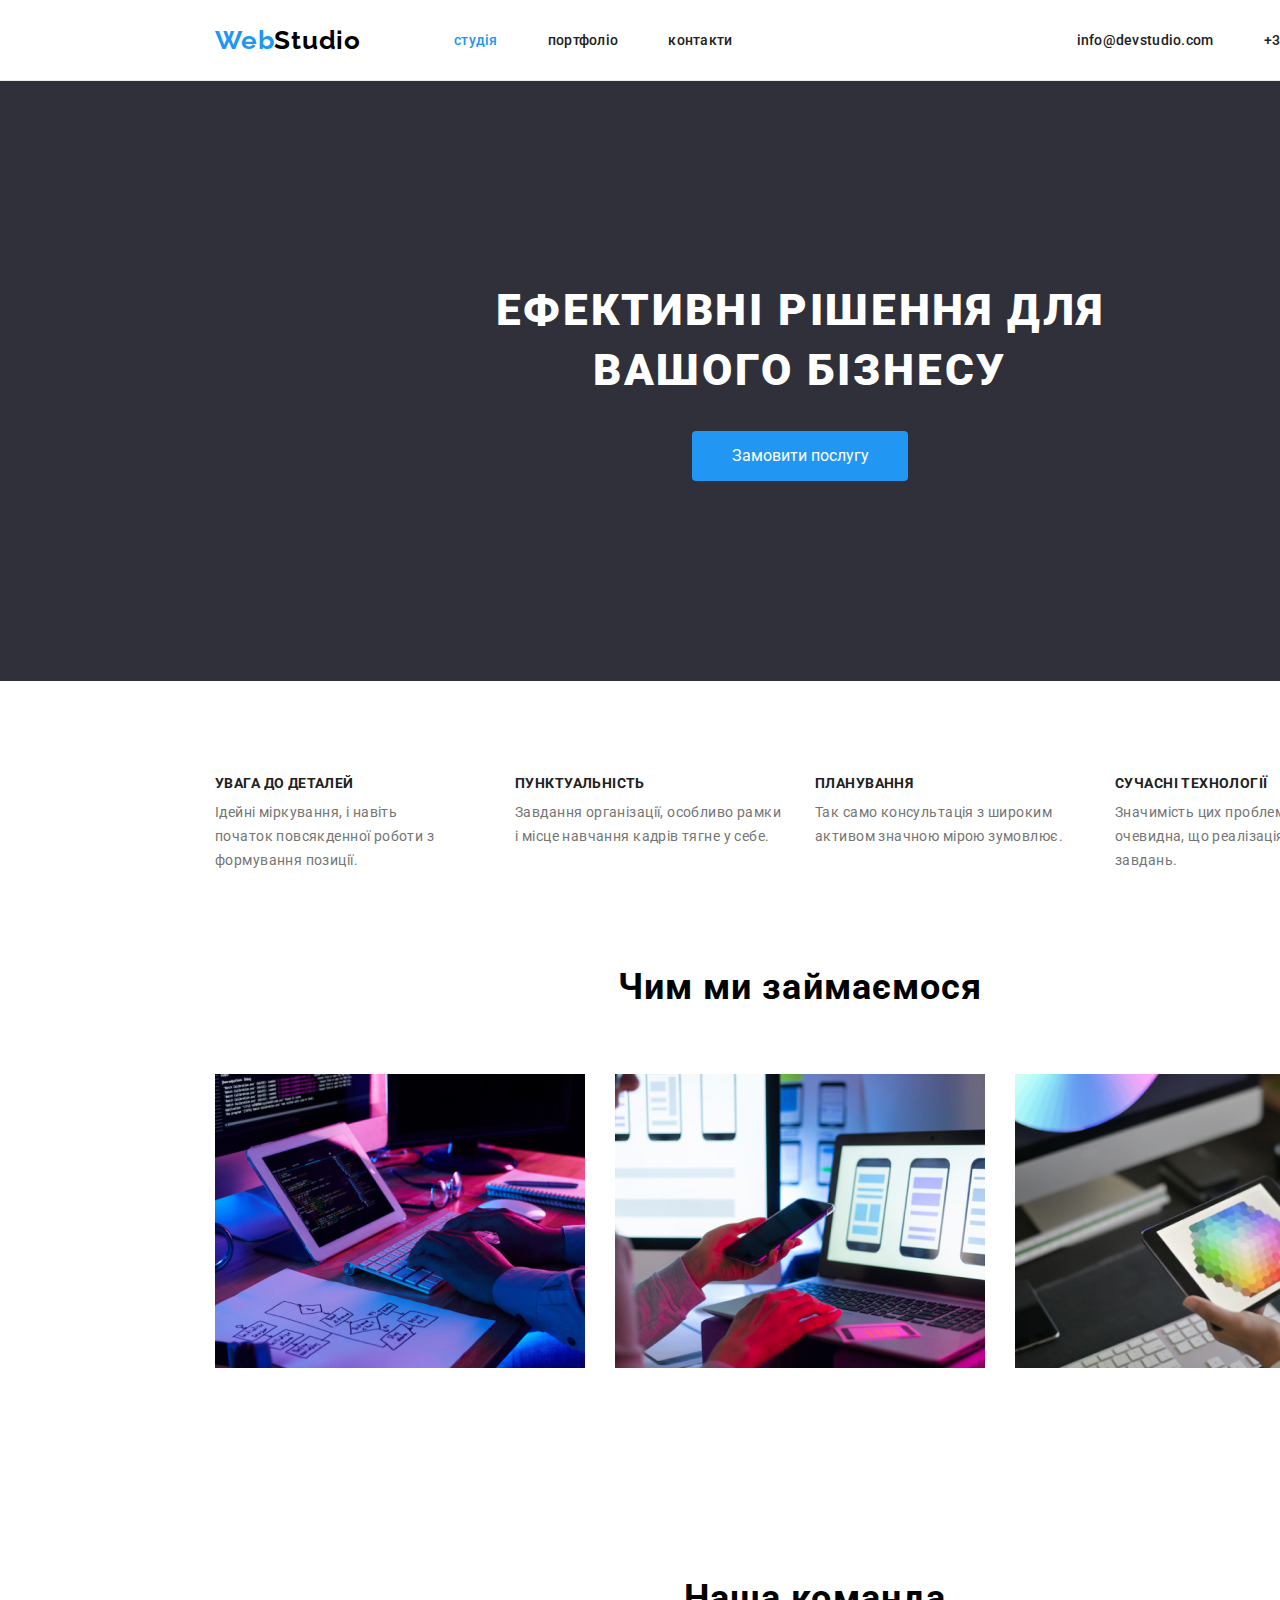
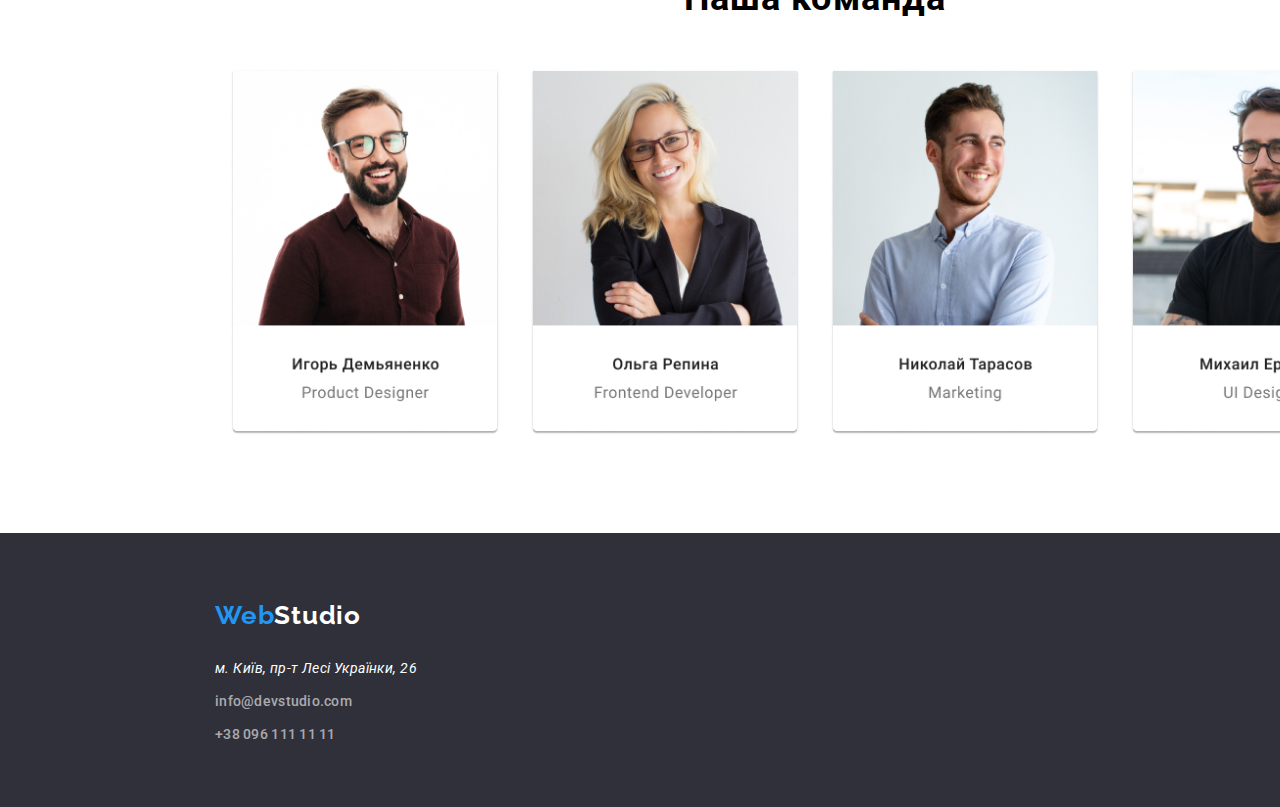
<file: index.html>
<!DOCTYPE html>
<html lang="uk">

<head>
  <meta charset="UTF-8" />
  <meta name="viewport" content="width=device-width, initial-scale=1.0" />

  <title>WebStudio</title>
  <link
    href="https://fonts.googleapis.com/css2?family=Oleo+Script&family=Raleway:wght@700&family=Roboto:wght@400;500;700;900&display=swap"
    rel="stylesheet" />
  <link rel="stylesheet"
    href="https://cdnjs.cloudflare.com/ajax/libs/modern-normalize/1.0.0/modern-normalize.min.css" />
  <link rel="stylesheet" href="./css/common.css" />
  <link rel="stylesheet" href="./css/main.css" />
</head>

<body>
  <header>
    <!-- навігація -->

    <nav class="wrapper-nav">
      <div class="container-nav">
        <a href="./index.html" class="logo"><span>Web</span>Studio</a>
        <ul class="site-nav list">
          <li class="item">
            <a href="./index.html" class="link current">студія</a>
          </li>
          <li class="item">
            <a href="./portfolio.html" class="link">портфоліо</a>
          </li>
          <li class="item">
            <a href="./contacts" class="link">контакти</a>
          </li>
        </ul>
        <ul class="mailtel list">
          <li class="item">
            <a href="mailto:info@devstudio.com" class="link">info@devstudio.com</a>
          </li>
          <li class="item">
            <a href="tel:+380961111111" class="link">+38 096 111 11 11</a>
          </li>
        </ul>
      </div>
    </nav>
  </header>

  <main>
    <!-- герой -->

    <section class="hero">
      <h1 class="hero-title">Ефективні рішення для<br />вашого бізнесу</h1>
      <a href="" class="button">Замовити послугу</a>
    </section>

    <!-- особливості -->

    <section>
      <div class="peculiarities">
        <ul class="peculiarities-list">
          <li class="peculiarities-item">
            <h2 class="peculiarities-title">УВАГА ДО ДЕТАЛЕЙ</h2>
            <p class="text">
              Ідейні міркування, і навіть<br>початок повсякденної роботи з
              формування позиції.
            </p>
          </li>
          <li class="peculiarities-item">
            <h2 class="peculiarities-title">ПУНКТУАЛЬНІСТЬ</h2>
            <p class="text">
              Завдання організації, особливо рамки і місце навчання кадрів
              тягне у себе.
            </p>
          </li>
          <li class="peculiarities-item">
            <h2 class="peculiarities-title">ПЛАНУВАННЯ</h2>
            <p class="text">
              Так само консультація з широким активом значною мірою зумовлює.
            </p>
          </li>
          <li class="peculiarities-item">
            <h2 class="peculiarities-title">СУЧАСНІ ТЕХНОЛОГІЇ</h2>
            <p class="text">
              Значимість цих проблем настільки очевидна, що реалізація
              планових завдань.
            </p>
          </li>
        </ul>
      </div>
    </section>

    <!-- чим ми займаємося -->

    <section>
      <div class="whatarewedoing">
        <h2 class="whatarewedoing-title">Чим ми займаємося</h2>
        <ul class="whatarewedoing-list">
          <li class="list-item">
            <img src="./images/box1.jpg" alt="друкує" width="370" />
          </li>
          <li class="list-item">
            <img src="./images/box2.jpg" alt="дивиться в смартфон" width="370" />
          </li>
          <li class="list-item">
            <img src="./images/box3.jpg" alt="дивиться в планшет" width="370" />
          </li>
        </ul>
      </div>
    </section>

    <!-- наша команда -->

    <section>
      <div class="ourteam">
        <h2 class="ourteam-title">Наша команда</h2>
        <ul class="ourteam-list">
          <li class="list-item">
            <img src="./images/teamcard1.jpg" alt="Ігор Дем'яненко" width="270" />
          </li>
          <li class="list-item">
            <img src="./images/teamcard2.jpg" alt="Ольга Рєпіна" width="270" />
          </li>
          <li class="list-item">
            <img src="./images/teamcard3.jpg" alt="Микола Тарасов" width="270" />
          </li>
          <li class="list-item">
            <img src="./images/teamcard4.jpg" alt="Михайло Єрмаков" width="270" />
          </li>
        </ul>
      </div>
    </section>
  </main>

  <!-- футер -->

  <footer class="page-footer">
    <address>
      <a href="./index.html" class="logo"><span>Web</span>Studio</a>
      <ul class="footer list">
        <li class="item">
          <p class="kiev">м. Київ, пр-т Лесі Українки, 26</p>
        </li>
        <li class="item">
          <a href="mailto:info@devstudio.com" class="mail">info@devstudio.com</a>
        </li>
        <li class="item">
          <a href="tel:+380961111111" class="tel">+38 096 111 11 11</a>
        </li>
      </ul>
    </address>
  </footer>
</body>

</html>
</file>
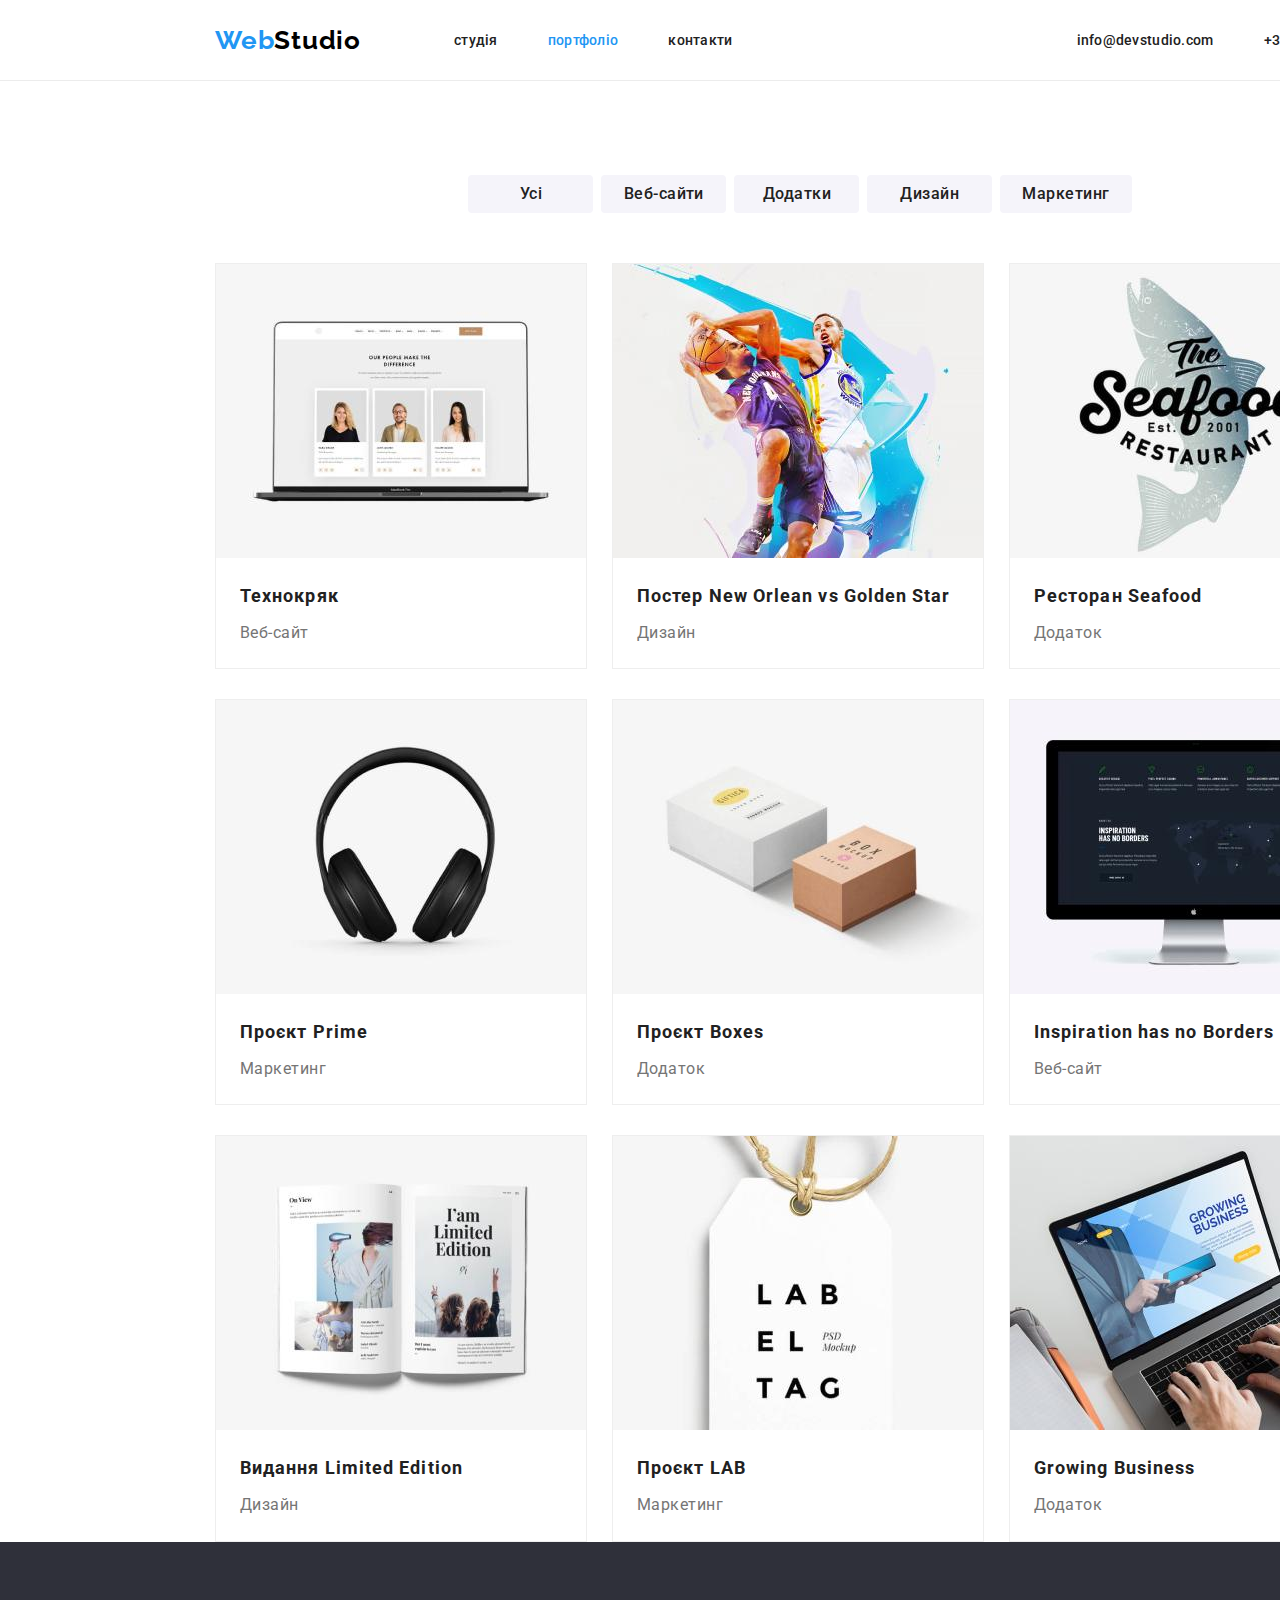
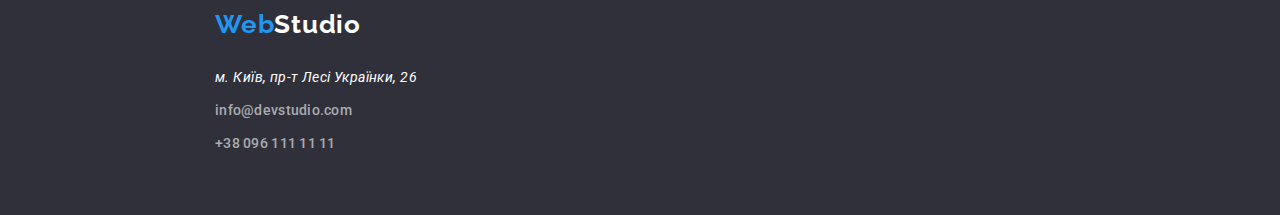
<file: portfolio.html>
<!DOCTYPE html>
<html lang="uk">
  <head>
    <meta charset="UTF-8" />
    <meta name="viewport" content="width=device-width, initial-scale=1.0" />

    <title>WebStudio</title>
    <link
      href="https://fonts.googleapis.com/css2?family=Oleo+Script&family=Raleway:wght@700&family=Roboto:wght@400;500;700;900&display=swap"
      rel="stylesheet"
    />
    <link
      rel="stylesheet"
      href="https://cdnjs.cloudflare.com/ajax/libs/modern-normalize/1.0.0/modern-normalize.min.css"
    />
    <link rel="stylesheet" href="./css/community.css" />
    <link rel="stylesheet" href="./css/common.css" />
  </head>

  <body>
    <header>
      <!-- навігація -->

      <nav class="wrapper-nav">
        <div class="container-nav">
          <a href="./index.html" class="logo"><span>Web</span>Studio</a>
          <ul class="site-nav list">
            <li class="item">
              <a href="./index.html" class="link">студія</a>
            </li>
            <li class="item">
              <a href="./portfolio.html" class="link current">портфоліо</a>
            </li>
            <li class="item">
              <a href="./contacts" class="link">контакти</a>
            </li>
          </ul>
          <ul class="mailtel list">
            <li class="item">
              <a href="mailto:info@devstudio.com" class="link"
                >info@devstudio.com</a
              >
            </li>
            <li class="item">
              <a href="tel:+380961111111" class="link">+38 096 111 11 11</a>
            </li>
          </ul>
        </div>
      </nav>
    </header>
    <main>
      <!-- фільтр -->

      <section class="filter">
        <div class="container-filter">
          <ul class="filter-list">
            <li class="item">
              <button class="btn" type="">Усі</button>
            </li>
            <li class="item">
              <button class="btn" type="">Веб-сайти</button>
            </li>
            <li class="item">
              <button class="btn" type="">Додатки</button>
            </li>
            <li class="item">
              <button class="btn" type="">Дизайн</button>
            </li>
            <li class="item">
              <button class="btn" type="">Маркетинг</button>
            </li>
          </ul>
        </div>
      </section>

      <!-- посилання -->

      <section class="links">
        <div class="container-links">
          <ul class="list-links">
            <li class="item">
              <a href=""
                ><img
                  class="image-link"
                  src="./images/portfolio1.jpg"
                  alt="Технокряк"
                  width="370"
              /></a>
              <h3 class="title">Технокряк</h3>
              <p class="text">Веб-сайт</p>
            </li>
            <li class="item">
              <a href=""
                ><img
                  class="image-link"
                  src="./images/portfolio2.jpg"
                  alt="Постер New Orlean vs Golden Star"
                  width="370"
              /></a>
              <h3 class="title">Постер New Orlean vs Golden Star</h3>
              <p class="text">Дизайн</p>
            </li>
            <li class="item">
              <a href=""
                ><img
                  class="image-link"
                  src="./images/portfolio3.jpg"
                  alt="Ресторан Seafood"
                  width="370"
              /></a>
              <h3 class="title">Ресторан Seafood</h3>
              <p class="text">Додаток</p>
            </li>
            <li class="item">
              <a href=""
                ><img
                  class="image-link"
                  src="./images/portfolio4.jpg"
                  alt="Проєкт Prime"
                  width="370"
              /></a>
              <h3 class="title">Проєкт Prime</h3>
              <p class="text">Маркетинг</p>
            </li>
            <li class="item">
              <a href=""
                ><img
                  class="image-link"
                  src="./images/portfolio5.jpg"
                  alt="Проєкт Boxes"
                  width="370"
              /></a>
              <h3 class="title">Проєкт Boxes</h3>
              <p class="text">Додаток</p>
            </li>
            <li class="item">
              <a href=""
                ><img
                  class="image-link"
                  src="./images/portfolio6.jpg"
                  alt="Inspiration has no Borders"
                  width="370"
              /></a>
              <h3 class="title">Inspiration has no Borders</h3>
              <p class="text">Веб-сайт</p>
            </li>
            <li class="item">
              <a href=""
                ><img
                  class="image-link"
                  src="./images/portfolio7.jpg"
                  alt="Видання Limited Edition"
                  width="370"
              /></a>
              <h3 class="title">Видання Limited Edition</h3>
              <p class="text">Дизайн</p>
            </li>
            <li class="item">
              <a href=""
                ><img
                  class="image-link"
                  src="./images/portfolio8.jpg"
                  alt="Проєкт LAB"
                  width="370"
              /></a>
              <h3 class="title">Проєкт LAB</h3>
              <p class="text">Маркетинг</p>
            </li>
            <li class="item">
              <a href=""
                ><img
                  class="image-link"
                  src="./images/portfolio9.jpg"
                  alt="Growing Business"
                  width="370"
              /></a>
              <h3 class="title">Growing Business</h3>
              <p class="text">Додаток</p>
            </li>
          </ul>
        </div>
      </section>
    </main>

    <!-- футер -->

    <footer class="page-footer">
      <address>
        <a href="./index.html" class="logo"><span>Web</span>Studio</a>
        <ul class="footer list">
          <li class="item">
            <p class="kiev">м. Київ, пр-т Лесі Українки, 26</p>
          </li>
          <li class="item">
            <a href="mailto:info@devstudio.com" class="mail"
              >info@devstudio.com</a
            >
          </li>
          <li class="item">
            <a href="tel:+380961111111" class="tel">+38 096 111 11 11</a>
          </li>
        </ul>
      </address>
    </footer>
  </body>
</html>
</file>
<file: css/common.css>
/*  основной цвет h #757575*/
/*  вторичный цвет p #212121 */
/*  кнопка фон цвет    #2196F3 */
/* кнопка шрифт цвет #FFFFFF */
:root {
  --primary-text-color: #212121;
  --secondary-text-color: #757575;
  --accent-color: #2196f3;
  --button-text-color: #ffffff;
  --background-color: #2f303a;
}

body {
  width: 1600px;
  font-family: "Roboto", sans-serif;
}

.wrapper-nav {
  border-bottom: 1px solid #ececec;
}

.list,
.footer,
.filter-list,
.ourteam-list,
.peculiarities-list {
  padding: 0;
  margin: 0;

  list-style-type: none;
}

.peculiarities-title{
  color: var(--primary-text-color);
}

.text {
  color: var(--secondary-text-color);

  font-size: 14px;
  font-weight: 400;
  line-height: 1.7;
  letter-spacing: 0.42px;
}

.container-nav {
  display: flex;
  
  align-items: center;
}

/* ЛОГО */

.wrapper-nav .logo {
  padding-left: 215px;

  color: #000000;

  font-family: "Raleway", sans-serif;
  font-style: normal;
  font-weight: 700;
  font-size: 26px;
  line-height: normal;
  letter-spacing: 0.78px;
  text-decoration: none;
}

span {
  color: var(--accent-color);

  font-family: "Raleway", sans-serif;
  font-style: normal;
  font-weight: 700;
  font-size: 26px;
  line-height: normal;
  letter-spacing: 0.78px;
}

/* НАВІГАЦІЯ */

.site-nav {
  display: flex;
  margin-left: 93px;
}

.site-nav .link {
  display: block;

  padding-top: 32px;
  padding-bottom: 32px;
}

.list a {
  color: var(--primary-text-color);

  font-size: 14px;
  font-weight: 500;
  letter-spacing: 0.28px;
  line-height: normal;
  word-wrap: break-word;
  font-style: normal;
  text-decoration: none;
}

.site-nav .item + .item {
  margin-left: 50px;
}

.site-nav .item:last-child {
  margin-right: 0;
}

.mailtel {
  display: flex;

  padding-left: 344px;
}

.mailtel .link {
  display: inline-block;

  padding-top: 32px;
  padding-bottom: 32px;
}
.mailtel .item + .item {
  margin-left: 50px;
}
.mailtel .item:last-child {
  margin-right: 0;
}
.wrapper-nav .link:hover,
.wrapper-nav .link:focus {
  color: var(--accent-color);
}
.wrapper-nav a:hover,
.wrapper-nav a:focus {
  color: var(--accent-color);
}

.mail a:hover,
.mail a:focus {
  color: var(--accent-color);
}
.tel a:hover,
.tel a:focus {
  color: var(--accent-color);
}

/* ФУТЕР */

.page-footer {
  display: flex;

  background-color: var(--background-color);

  font-size: 14px;
  font-weight: 400;
  line-height: 1.7;
  letter-spacing: 0.42px;
}

.page-footer .logo {
  display: block;

  margin-top: 60px;
  margin-bottom: 20px;
  padding-left: 215px;

  color: var(--button-text-color);

  font-family: "Raleway", sans-serif;
  font-style: normal;
  font-weight: 700;
  font-size: 26px;
  text-decoration: none;
  letter-spacing: 0.78px;
}
.footer {
  display: flex;
  flex-direction: column;

  margin-bottom: 60px;
  padding-left: 215px;
}
.footer .item + .item {
  margin-top: 9px;
}

.list .mail,
.list .tel {
  color: rgba(255, 255, 255, 0.6);

  text-decoration: none;
}
.kiev {
  padding: 0;
  margin: 0;

  color: var(--button-text-color);
}

.footer a:hover,
.footer a:hover,
.page-footer a:hover {
  color: var(--accent-color);
}

.footer a:focus,
.footer a:focus {
  color: var(--accent-color);
}
</file>
<file: css/main.css>
.wrapper-nav .list a.link.current {
  color: var(--accent-color);
}

/* ГЕРОЙ*/

.hero {
  background-color: var(--background-color);
  text-align: center;
}

.hero .hero-title {
  color: white;
  font-size: 44px;
  padding-top: 200px;

  margin-top: 0;
  margin-bottom: 30px;
  font-weight: 900;
  text-transform: uppercase;
  line-height: 1.36;
  letter-spacing: 2.64px;
  word-wrap: break-word;
}

/* КНОПКА */

.button {
  display: inline-block;
  min-width: 216px;
  text-align: center;
  color: var(--button-text-color);
  background-color: var(--accent-color);
  text-decoration: none;
  padding: 10px 32px;
  box-shadow: rgba(0, 0, 0, 0.15);
  border-radius: 4px;
  font-size: 16px;
  line-height: 1.9;
  margin-bottom: 200px;
}

/* ОСОБЛИВОСТІ */

.peculiarities {
  display: flex;
  justify-content: center;

  padding-top: 94px;
}

.peculiarities .peculiarities-list {
  display: flex;
  flex-wrap: nowrap;
  padding-left: 15px;
  padding-right: 15px;

  margin-top: 0;
  margin-bottom: 0;
}

.peculiarities-list .peculiarities-item {
  margin-right: 30px;
}
.peculiarities-list .peculiarities-item:last-child {
  margin-right: 0;
}

.peculiarities-item {
  display: inline-block;
  width: 270px;
}

.peculiarities-title {
  margin-top: 0;
  margin-bottom: 10px;

  font-size: 14px;
  font-weight: 700;
  line-height: normal;
  letter-spacing: 0.42px;
  text-transform: uppercase;
}
.text {
  margin: 0;
}

/* ЧИМ МИ ЗАЙМАЄМОСЯ */

.whatarewedoing {
  display: flex;
  flex-direction: column;

  width: 1200;
  padding-top: 94px;

  align-items: center;
  justify-content: center;
}

.whatarewedoing-title {
  margin: 0;
  margin-bottom: 50px;

  text-align: center;
  font-size: 36px;
  font-weight: 700;
  line-height: normal;
  letter-spacing: 1.08px;
}

.whatarewedoing .whatarewedoing-list {
  display: flex;

  padding-left: 15px;
  padding-right: 15px;
}

.whatarewedoing-list .list-item {
  display: inline-block;
  margin-right: 30px;
}

.whatarewedoing-list .list-item:last-child {
  margin-right: 0;
}

/* НАША КОМАНДА */

.ourteam {
  display: flex;
  flex-direction: column;
  
  width: 1200px;
  padding-top: 94px;
  padding-bottom: 94px;
  margin-left: 215px;

  align-items: center;
  justify-content: center;
}
.ourteam-title {
  margin: 0;
  padding-bottom: 50px;
  padding-top: 94px;

  text-align: center;
  font-size: 36px;
  font-weight: 700;
  line-height: normal;
  letter-spacing: 1.08px;
}
 .ourteam-list {
  display: flex;
  justify-content: center;
  padding-left: 15px;
  padding-right: 15px;
}

.ourteam-list .list-item {
  display: inline-block;
  width: 270px;
  margin-right: 30px;
}

.ourteam-list .list-item:last-child {
  margin-right: 0;
}
</file>
<file: css/community.css>
.wrapper-nav .list a.link.current {
  color: var(--accent-color);
}

.list-links {
  list-style-type: none;
  margin: 0;
  padding: 0;
}

.item .title {
  margin-top: 0;
  margin-bottom: 0;

  color: var(--primary-text-color);

  font-size: 18px;
  font-weight: 700;
  line-height: 2;
  letter-spacing: 1.08px;
}

.item .text {
  margin: 0;

  color: #757575;

  font-size: 16px;
  font-weight: 400;
  line-height: 1.9;
  letter-spacing: 0.48px;
}

/* ФІЛЬТР */

.filter {
  display: flex;
}

.container-filter {
  display: flex;

  margin-top: 94px;
  margin-left: auto;
  margin-right: auto;
}

.filter-list {
  display: flex;

  padding: 0;
}

.filter-list .item + .item {
  margin-left: 8px;
}

.btn {
  display: inline-block;

  min-width: 125px;
  padding: 6px 22px;
  border-radius: 4px;
  border: none;

  background: #f5f4fa;
  color: var(--primary-text-color);

  text-align: center;
  font-family: inherit;
  font-weight: 500;
  line-height: 1.6;
  letter-spacing: 0.48px;
}

.btn:hover {
  color: white;
  background-color: var(--accent-color);
}

/* ПОСИЛАННЯ */


.container-links {
  display: flex;

  margin-left: auto;
  margin-right: auto;
  width: 1200px;
  justify-content: center;
  padding-left: 15px;
  padding-right: 15px;
}

.list-links {
  display: flex;
  flex-wrap: wrap;

  margin-top: 50px;
}

.list-links .item {
  margin-bottom: 30px;
  margin-right: 25px;
  border: 1px solid #eeeeee;
}

.list-links .item:nth-last-child(-n + 3) {
  margin-bottom: 0;
}

.list-links .item:nth-child(3n) {
  margin-right: 0px;
}

.item .title {
  padding-top: 20px;
  padding-left: 24px;
}

.item .text {
  padding-top: 4px;
  padding-left: 24px;
  padding-bottom: 20px;
}

.item .image-link {
  display: block;
}
</file>
